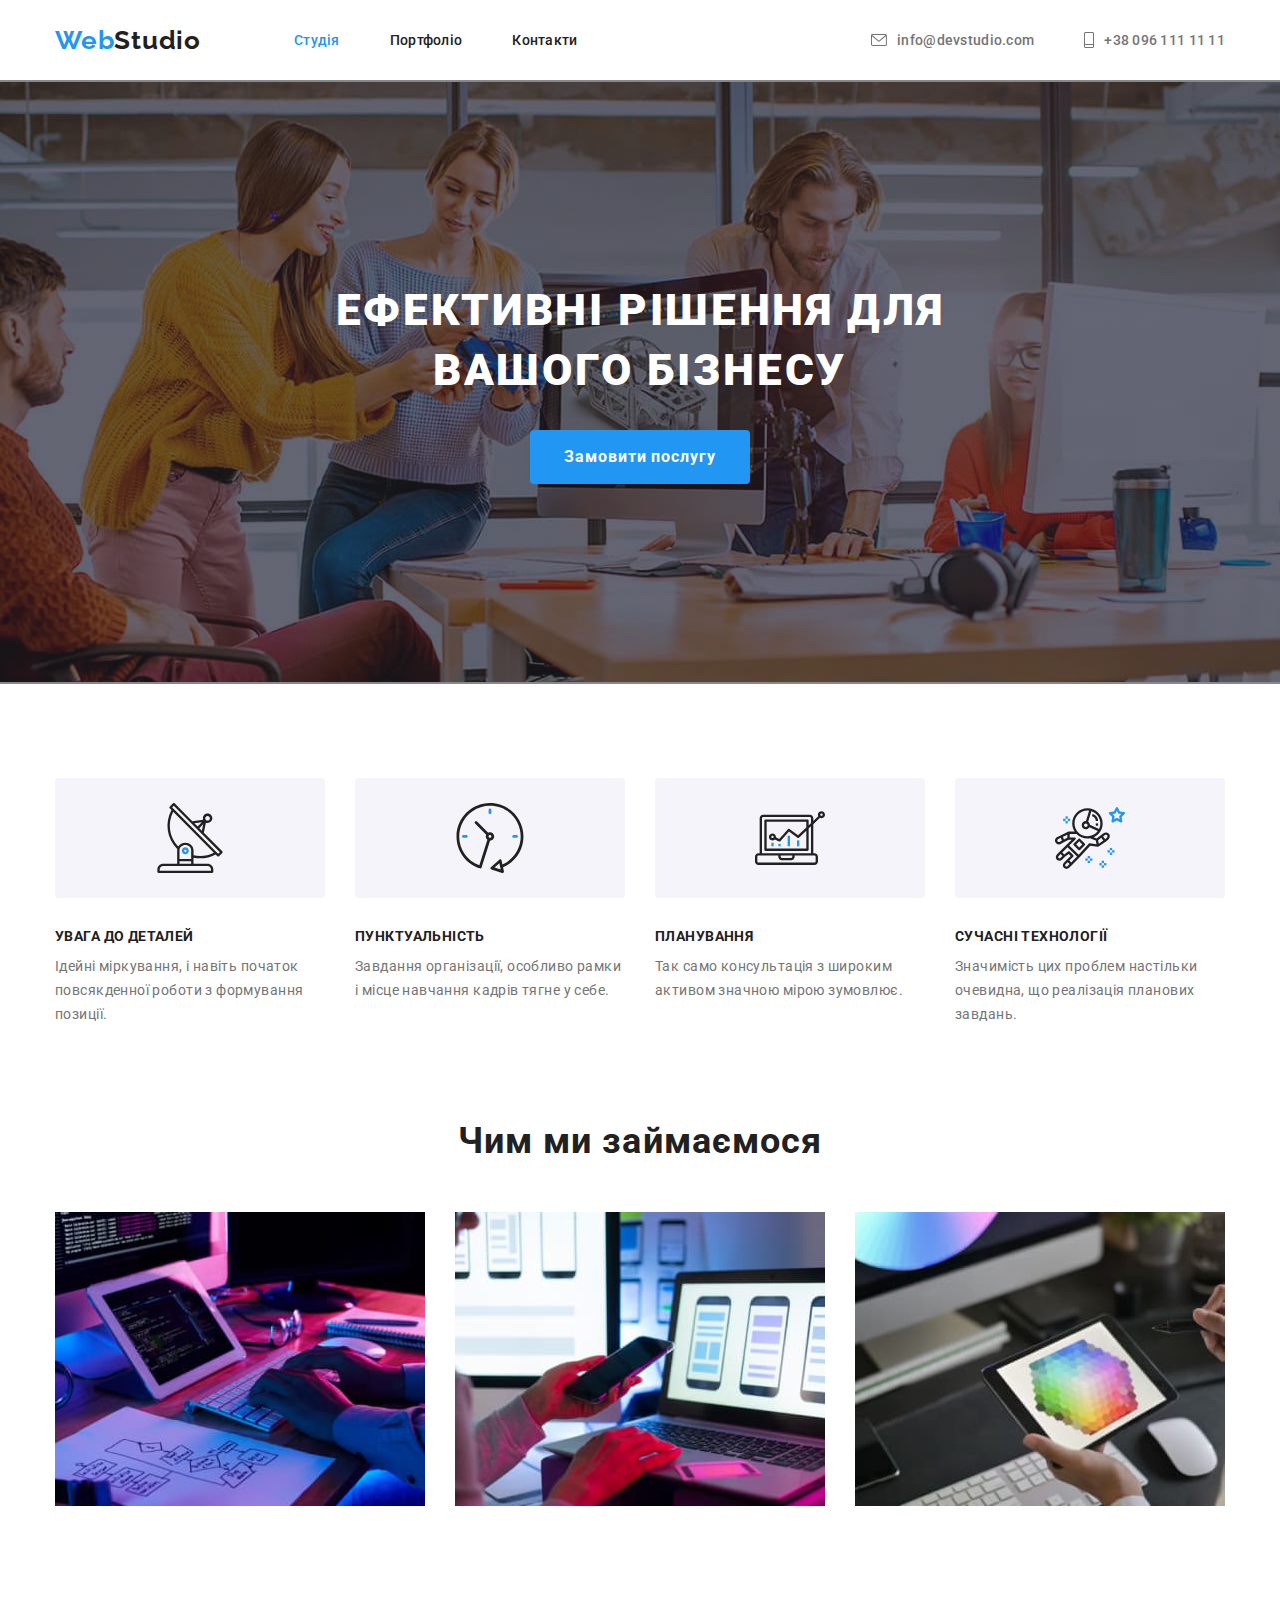
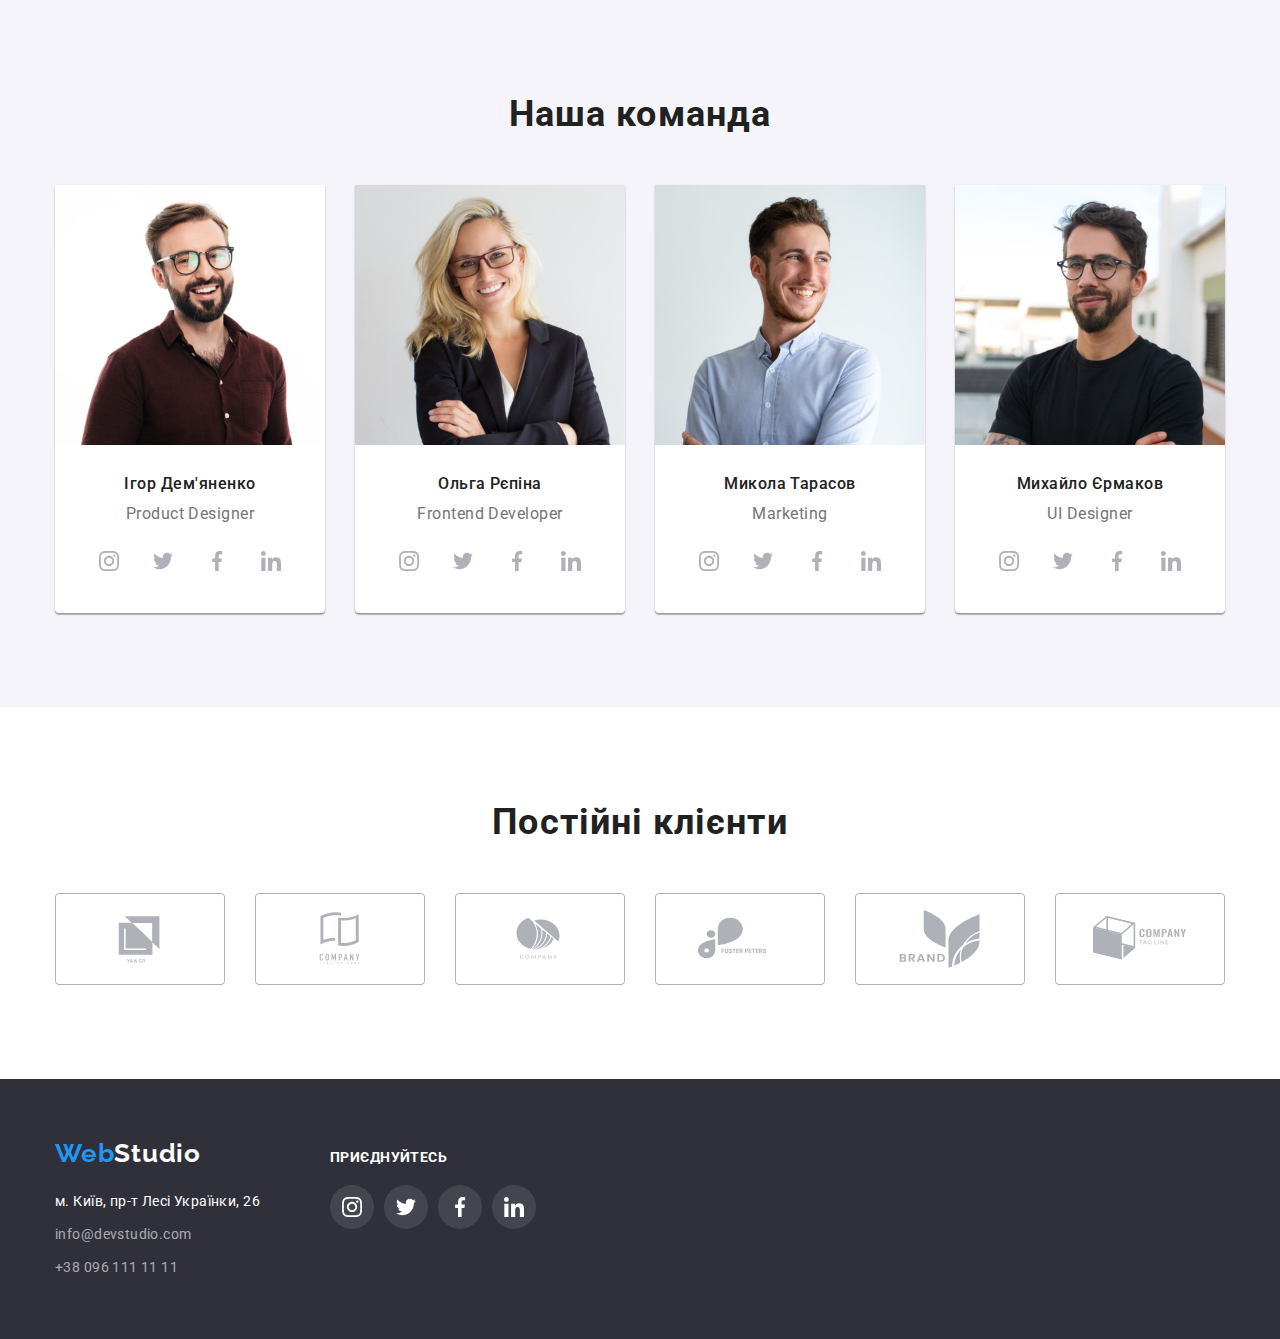
<file: index.html>
<!DOCTYPE html>
<html lang="en">
  <head>
    <meta charset="UTF-8" />
    <meta http-equiv="X-UA-Compatible" content="IE=edge" />
    <meta name="viewport" content="width=device-width, initial-scale=1.0" />
    <title>Web Studio</title>
    <link rel="preconnect" href="https://fonts.googleapis.com" />
    <link rel="preconnect" href="https://fonts.gstatic.com" crossorigin />
    <link
      href="https://fonts.googleapis.com/css2?family=Raleway:wght@700&family=Roboto:wght@400;500;700;900&display=swap"
      rel="stylesheet"
    />
    <link
      rel="stylesheet"
      href="https://cdnjs.cloudflare.com/ajax/libs/modern-normalize/1.1.0/modern-normalize.min.css"
    />
    <link rel="stylesheet" href="./css/styles.css" />
  </head>
  <body>
    <header class="page-header">
      <div class="container flex">
        <a href="" class="logo link"
          ><span class="first-part">Web</span>Studio</a
        >
        <nav class="nav">
          <ul class="nav-list list">
            <li class="site-nav-item">
              <a href="" class="studio-nav-link link">Студія</a>
            </li>
            <li class="site-nav-item">
              <a href="./portfolio.html" class="site-nav-link link"
                >Портфоліо</a
              >
            </li>
            <li class="site-nav-item">
              <a href="" class="site-nav-link link">Контакти</a>
            </li>
          </ul>
        </nav>
        <ul class="auth-nav list">
          <li class="header item">
            <a class="auth-nav-link mail link" href="mailto:info@devstudio.com">
              <svg class="header-icon email" width="16" , height="12">
                <use href="./images/symbol-defs.svg#envelope"></use>
              </svg>
              info@devstudio.com</a
            >
          </li>
          <li class="header item">
            <a class="auth-nav-link phone link" href="tel:+380961111111">
              <svg class="header-icon mobile" width="10" ,height="16">
                <use href="./images/symbol-defs.svg#mobile"></use>
              </svg>
              +38 096 111 11 11</a
            >
          </li>
        </ul>
      </div>
    </header>
    <main>
      <section class="section hero overlay">
        <div class="container">
          <h1 class="hero-name">Ефективні рішення для <br />вашого бізнесу</h1>
          <button class="hero-btn btn" type="button">Замовити послугу</button>
        </div>
      </section>
      <section class="section">
        <div class="container">
          <ul class="benefits list">
            <li class="benefits-item">
              <div class="benefit one"></div>
              <h3 class="benefits-list">Увага до деталей</h3>
              <p class="text">
                Ідейні міркування, і навіть початок повсякденної роботи з
                формування позиції.
              </p>
            </li>
            <li class="benefits-item">
              <div class="benefit two"></div>
              <h3 class="benefits-list">Пунктуальність</h3>
              <p class="text">
                Завдання організації, особливо рамки і місце навчання кадрів
                тягне у себе.
              </p>
            </li>
            <li class="benefits-item">
              <div class="benefit three"></div>
              <h3 class="benefits-list">Планування</h3>
              <p class="text">
                Так само консультація з широким активом значною мірою зумовлює.
              </p>
            </li>
            <li class="benefits-item">
              <div class="benefit four"></div>
              <h3 class="benefits-list">Сучасні технології</h3>
              <p class="text">
                Значимість цих проблем настільки очевидна, що реалізація
                планових завдань.
              </p>
            </li>
          </ul>
        </div>
      </section>
      <section class="section work">
        <div class="container">
          <h2 class="ocupation">Чим ми займаємося</h2>
          <ul class="works list">
            <li class="work-item">
              <img
                class="gallery-items"
                src="./images/desktop.jpg"
                alt="ноутбук "
                width="370"
                height="294"
              />
            </li>
            <li class="work-item">
              <img
                class="gallery-items"
                src="./images/phone.jpg"
                alt="телефон"
                width="370"
                height="294"
              />
            </li>
            <li class="work-item">
              <img
                class="gallery-items"
                src="./images/tablet.jpg"
                alt="планшет"
                width="370"
                height="294"
              />
            </li>
          </ul>
        </div>
      </section>
      <section class="section our-team">
        <div class="container">
          <h2 class="team">Наша команда</h2>
          <ul class="workers list">
            <li class="employees">
              <img
                class="gallery-items"
                src="./images/gallery.jpg"
                alt="Дизайнер"
                width="270"
                height="260"
              />
              <div class="team-workers">
                <h3 class="team-worker">Ігор Дем'яненко</h3>
                <p class="team-position">Product Designer</p>
                <ul class="team-icon">
                  <li class="team-icons list">
                    <a class="team-soc-link" href=""
                      ><svg class="socials-icon" width="20" , height="20">
                        <use href="./images/symbol-defs.svg#instagram"></use>
                      </svg>
                    </a>
                  </li>
                  <li class="team-icons list">
                    <a class="team-soc-link" href=""
                      ><svg class="socials-icon" width="20" , height="20">
                        <use href="./images/symbol-defs.svg#twitter"></use>
                      </svg>
                    </a>
                  </li>
                  <li class="team-icons list">
                    <a class="team-soc-link" href=""
                      ><svg class="socials-icon" width="20" , height="20">
                        <use href="./images/symbol-defs.svg#facebook"></use>
                      </svg>
                    </a>
                  </li>
                  <li class="team-icons list">
                    <a class="team-soc-link" href="">
                      <svg class="socials-icon" width="20" , height="20">
                        <use
                          href="./images/symbol-defs.svg#linkedin"
                        ></use></svg>
                    </a>
                  </li>
                </ul>
              </div>
            </li>
            <li class="employees">
              <img
                class="gallery-items"
                src="./images/gallery1.jpg"
                alt="Розробник"
                width="270"
                height="260"
              />
              <div class="team-workers">
                <h3 class="team-worker">Ольга Рєпіна</h3>
                <p class="team-position">Frontend Developer</p>
                <ul class="team-icon">
                  <li class="team-icons list">
                    <a class="team-soc-link" href="">
                      <svg class="socials-icon" width="20" , height="20">
                        <use href="./images/symbol-defs.svg#instagram"></use>
                      </svg>
                    </a>
                  </li>
                  <li class="team-icons list">
                    <a class="team-soc-link" href=""
                      ><svg class="socials-icon" width="20" , height="20">
                        <use href="./images/symbol-defs.svg#twitter"></use>
                      </svg>
                    </a>
                  </li>
                  <li class="team-icons list">
                    <a class="team-soc-link" href=""
                      ><svg class="socials-icon" width="20" , height="20">
                        <use href="./images/symbol-defs.svg#facebook"></use>
                      </svg>
                    </a>
                  </li>
                  <li class="team-icons list">
                    <a class="team-soc-link" href="">
                      <svg class="socials-icon" width="20" , height="20">
                        <use
                          href="./images/symbol-defs.svg#linkedin"
                        ></use></svg></a>
                  </li>
                </ul>
              </div>
            </li>
            <li class="employees">
              <img
                class="gallery-items"
                src="./images/gallery2.jpg"
                alt="Маркетолог"
                width="270"
                height="260"
              />
              <div class="team-workers">
                <h3 class="team-worker">Микола Тарасов</h3>
                <p class="team-position">Marketing</p>
                <ul class="team-icon">
                  <li class="team-icons list">
                    <a class="team-soc-link" href="">
                      <svg class="socials-icon" width="20" , height="20">
                        <use href="./images/symbol-defs.svg#instagram"></use>
                      </svg>
                    </a>
                  </li>
                  <li class="team-icons list">
                    <a class="team-soc-link" href=""
                      ><svg class="socials-icon" width="20" , height="20">
                        <use href="./images/symbol-defs.svg#twitter"></use>
                      </svg>
                    </a>
                  </li>
                  <li class="team-icons list">
                    <a class="team-soc-link" href=""
                      ><svg class="socials-icon" width="20" , height="20">
                        <use href="./images/symbol-defs.svg#facebook"></use>
                      </svg>
                    </a>
                  </li>
                  <li class="team-icons list">
                    <a class="team-soc-link" href="">
                      <svg class="socials-icon" width="20" , height="20">
                        <use
                          href="./images/symbol-defs.svg#linkedin"
                        ></use></svg></a>
                  </li>
                </ul>
              </div>
            </li>
            <li class="employees">
              <img
                class="gallery-items"
                src="./images/gallery3.jpg"
                alt="Дизайнер"
                width="270"
                height="260"
              />
              <div class="team-workers">
                <h3 class="team-worker">Михайло Єрмаков</h3>
                <p class="team-position">UI Designer</p>
                <ul class="team-icon">
                  <li class="team-icons list">
                    <a class="team-soc-link" href="">
                      <svg class="socials-icon" width="20" , height="20">
                        <use href="./images/symbol-defs.svg#instagram"></use>
                      </svg>
                    </a>
                  </li>
                  <li class="team-icons list">
                    <a class="team-soc-link" href=""
                      ><svg class="socials-icon" width="20" , height="20">
                        <use href="./images/symbol-defs.svg#twitter"></use>
                      </svg>
                    </a>
                  </li>
                  <li class="team-icons list">
                    <a class="team-soc-link" href=""
                      ><svg class="socials-icon" width="20" , height="20">
                        <use href="./images/symbol-defs.svg#facebook"></use>
                      </svg>
                    </a>
                  </li>
                  <li class="team-icons list">
                    <a class="team-soc-link" href="">
                      <svg class="socials-icon" width="20" , height="20">
                        <use
                          href="./images/symbol-defs.svg#linkedin"
                        ></use></svg></a>
                  </li>
                </ul>
              </div>
            </li>
          </ul>
        </div>
      </section>
      <section class="section clients">
        <div class="container customers">
          <h2 class="client">Постійні клієнти</h2>
          <ul class="our-clients">
            <li class="clients-list list">
              <a class="icon-client" href=""
                ><svg class="client-icons" width="106" , height="60">
                  <use href="./images/symbol-defs.svg#Logo1"></use></svg></a>
            </li>
            <li class="clients-list list">
              <a class="icon-client" href=""
                ><svg class="client-icons" width="106" , height="60">
                  <use href="./images/symbol-defs.svg#Logo2"></use></svg></a>
            </li>
            <li class="clients-list list">
              <a class="icon-client" href=""
                ><svg class="client-icons" width="106" , height="60">
                  <use href="./images/symbol-defs.svg#Logo3"></use></svg></a>
            </li>
            <li class="clients-list list">
              <a class="icon-client" href=""
                ><svg class="client-icons" width="106" , height="60">
                  <use href="./images/symbol-defs.svg#Logo4"></use></svg></a>
            </li>
            <li class="clients-list list">
              <a class="icon-client" href=""
                ><svg class="client-icons" width="106" , height="60">
                  <use href="./images/symbol-defs.svg#Logo5"></use></svg></a>
            </li>
            <li class="clients-list list">
              <a class="icon-client" href=""
                ><svg class="client-icons" width="106" , height="60">
                  <use href="./images/symbol-defs.svg#Logo6"></use></svg></a>
            </li>
          </ul>
        </div>
      </section>
    </main>
    <footer class="bottom">
      <div class="container cont-bottom">
        <div class="container-bottom">
          <a href="" class="logo-link link"
            ><span class="one-part">Web</span>Studio</a
          >
          <address class="address-list">
            <ul class="address list">
              <li class="address-item">
                <a
                  class="address-location-link link"
                  href="https://goo.gl/maps/JddRu9CGbKq4Ur218"
                  >м. Київ, пр-т Лесі Українки, 26
                </a>
              </li>
              <li class="address-item">
                <a
                  class="address-nav-link link"
                  href="mailto:info@devstudio.com"
                >
                  info@devstudio.com</a
                >
              </li>
              <li class="address-item">
                <a class="address-nav-link link" href="tel:+380961111111"
                  >+38 096 111 11 11</a
                >
              </li>
            </ul>
          </address>
        </div>
        <div class="invitation">
          <p class="invite">Приєднуйтесь</p>
          <ul class="invitation-link">
            <li class="footer-soc list">
              <a class="footer-soc-link" href=""
                ><svg class="invitation-icon" width="20" height="20">
                  <use href="./images/symbol-defs.svg#instagram"></use>
                </svg>
              </a>
            </li>
            <li class="footer-soc list">
              <a class="footer-soc-link"href=""
                ><svg class="invitation-icon"width="20" height="20">
                  <use href="./images/symbol-defs.svg#twitter"></use>
                </svg>
              </a>
            </li>
            <li class="footer-soc list">
              <a class="footer-soc-link" href=""
                ><svg class="invitation-icon"width="20" height="20">
                  <use href="./images/symbol-defs.svg#facebook"></use>
                </svg>
              </a>
            </li>
            <li class="footer-soc list">
              <a class="footer-soc-link" href=""
                ><svg class="invitation-icon"width="20" height="20">
                  <use href="./images/symbol-defs.svg#linkedin"></use></svg></a>
            </li>
          </ul>
        </div>
      </div>
    </footer>
  </body>
</html>
</file>
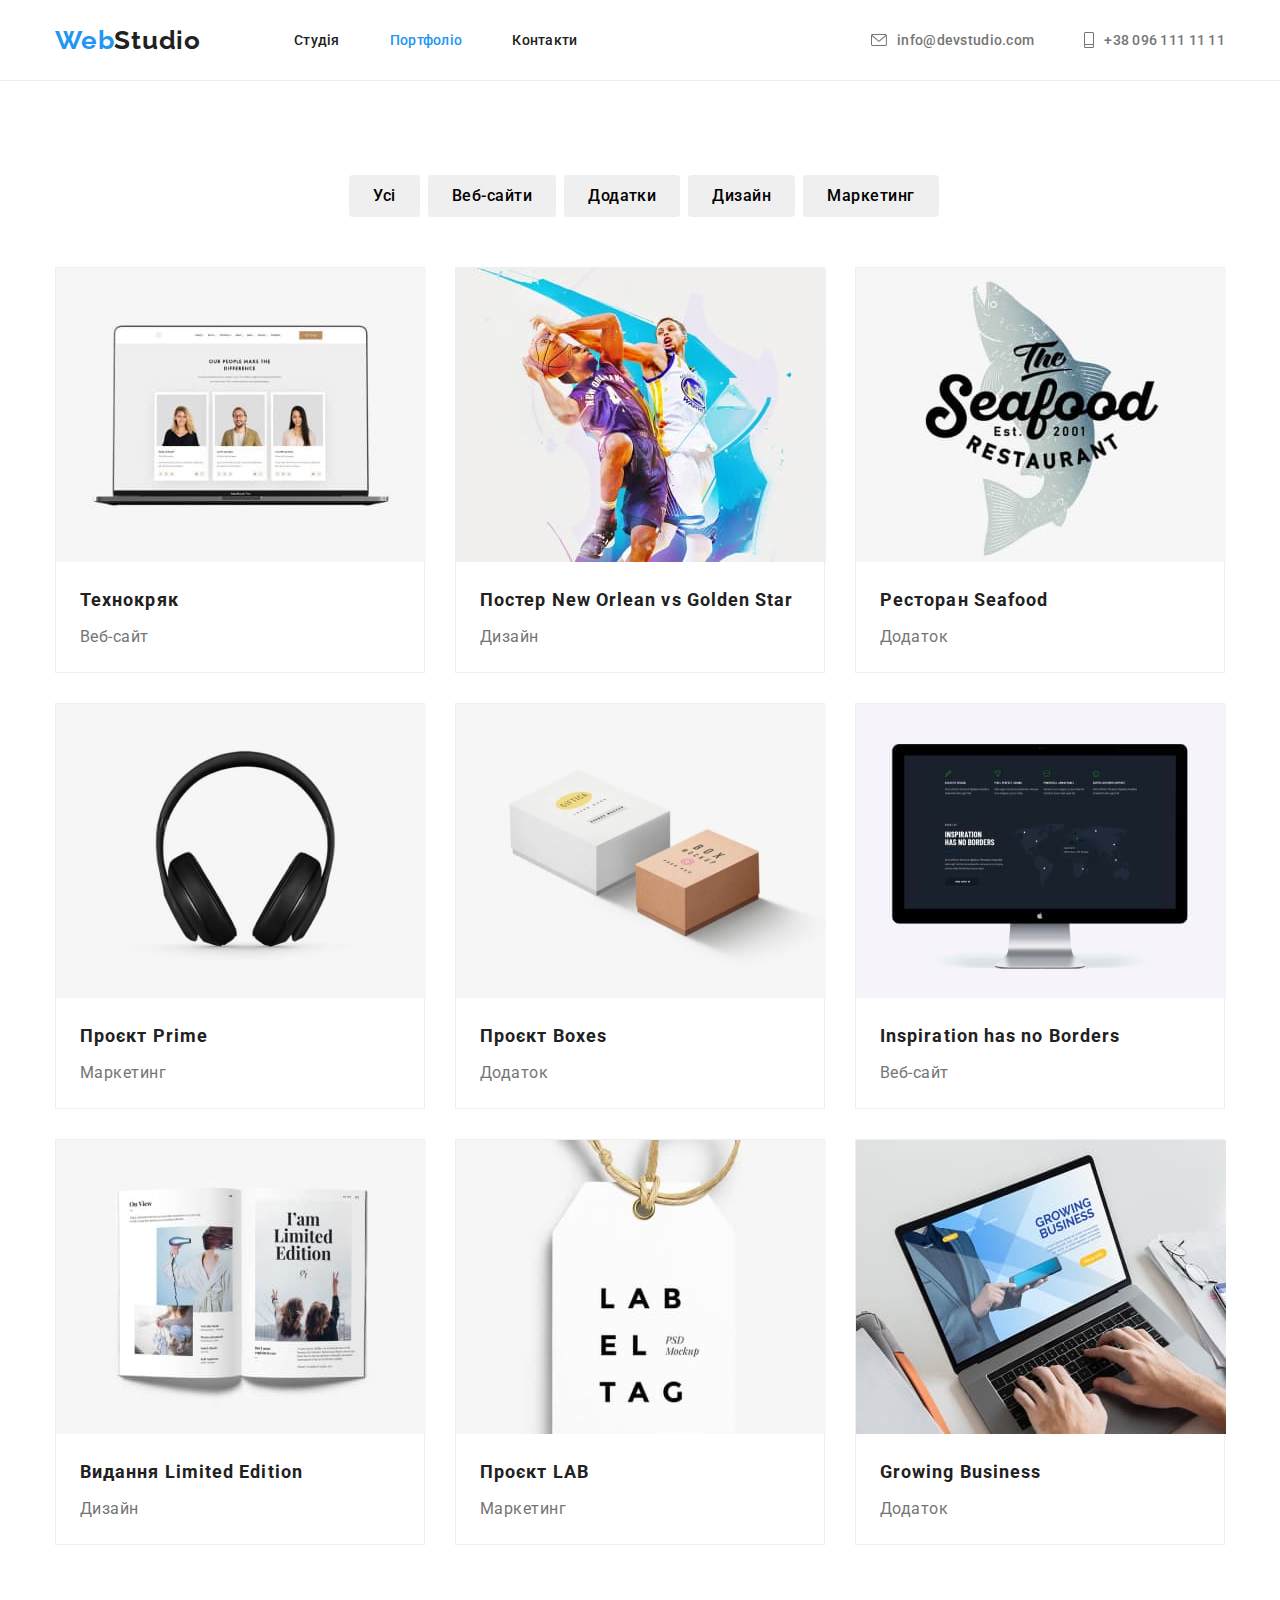
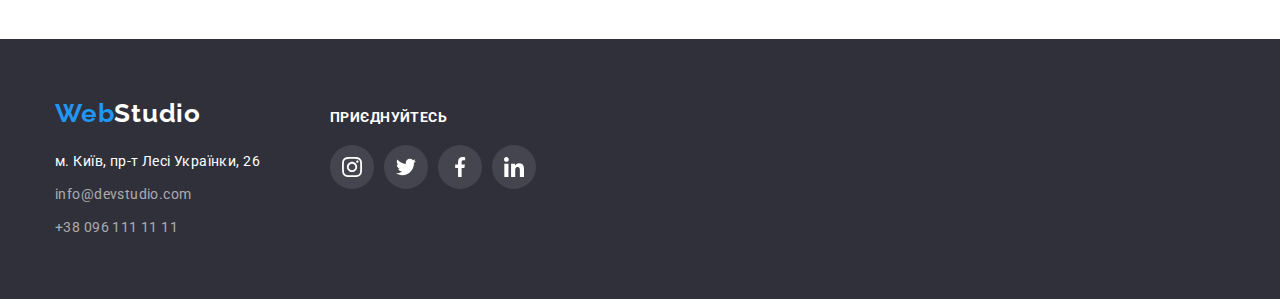
<file: portfolio.html>
<!DOCTYPE html>
<html lang="en">
  <head>
    <meta charset="UTF-8" />
    <meta http-equiv="X-UA-Compatible" content="IE=edge" />
    <meta name="viewport" content="width=device-width, initial-scale=1.0" />
    <title>Портфоліо</title>
    <link rel="preconnect" href="https://fonts.googleapis.com" />
    <link rel="preconnect" href="https://fonts.gstatic.com" crossorigin />
    <link
      href="https://fonts.googleapis.com/css2?family=Raleway:wght@700&family=Roboto:wght@400;500;700;900&display=swap"
      rel="stylesheet"
    />
    <link
      rel="stylesheet"
      href="https://cdnjs.cloudflare.com/ajax/libs/modern-normalize/1.1.0/modern-normalize.min.css"
    />
    <link rel="stylesheet" href="./css/styles.css" />
  </head>
  <body>
    <header class="page">
      <div class="container flex">
        <a href="" class="logo link"
          ><span class="first-part">Web</span>Studio</a
        >
        <nav class="site-nav">
          <ul class="nav-list list">
            <li class="site-nav-item">
              <a href="./index.html" class="site-nav-link link">Студія</a>
            </li>
            <li class="site-nav-item">
              <a href="" class="port-nav-link link">Портфоліо</a>
            </li>
            <li class="site-nav-item">
              <a href="" class="site-nav-link link">Контакти</a>
            </li>
          </ul>
        </nav>
        <ul class="auth-nav list">
          <li class="item">
            <a class="auth-nav-link link" href="mailto:info@devstudio.com">
              <svg class="header-icon email" width="16" , height="12">
                <use href="./images/symbol-defs.svg#envelope"></use></svg>
                info@devstudio.com</a>
          </li>
          <li class="item">
            <a class="auth-nav-link link" href="tel:+380961111111"
              >
              <svg class="header-icon mobile" width="10" ,height="16">
                <use href="./images/symbol-defs.svg#mobile"></use>
              </svg>+38 096 111 11 11</a
            >
          </li>
        </ul>
      </div>
    </header>
    <main>
      <section class="section">
        <div class="container">
          <h1 class="visually-hidden">Портфоліо</h1>
          <ul class="btn-port-list list">
            <li><button class="btn-port style" type="button">Усі</button></li>
            <li><button class="btn-port" type="button">Веб-сайти</button></li>
            <li><button class="btn-port" type="button">Додатки</button></li>
            <li><button class="btn-port" type="button">Дизайн</button></li>
            <li><button class="btn-port" type="button">Маркетинг</button></li>
          </ul>
          <ul class="gallery-list list">
            <li class="gallery-item">
              <a href="" class="projects link">
                <img class="gallery-items"
                  src="./images/project1.jpg"
                  alt="проект1"
                  width="370"
                  height="294"
                />
                <div class="project-desk">
                <h3 class="project-list">Технокряк</h3>
                <p class="project-text">Веб-сайт</p>
                </div>
              </a>
            </li>
            <li class="gallery-item">
              <a href="" class="projects link">
                <img class="gallery-items"
                  src="./images/project2.jpg"
                  alt="проект2"
                  width="370"
                  height="294"
                />
                <div class="project-desk">
                <h3 class="project-list">Постер New Orlean vs Golden Star</h3>
                <p class="project-text">Дизайн</p>
              </div>
              </a>
            </li>
            <li class="gallery-item">
              <a href="" class="projects link">
                <img class="gallery-items"
                  src="./images/project3.jpg"
                  alt="проект3"
                  width="370"
                  height="294"
                />
                <div class="project-desk">
                <h3 class="project-list">Ресторан Seafood</h3>
                <p class="project-text">Додаток</p>
              </div>
              </a>
            </li>
            <li class="gallery-item">
              <a href="" class="projects link">
                <img class="gallery-items"
                  src="./images/project4.jpg"
                  alt="проект4"
                  width="370"
                  height="294"
                />
                <div class="project-desk">
                <h3 class="project-list">Проєкт Prime</h3>
                <p class="project-text">Маркетинг</p>
              </div>
              </a>
            </li>
            <li class="gallery-item">
              <a href="" class="projects link">
                <img class="gallery-items"
                  src="./images/project5.jpg"
                  alt="проект5"
                  width="370"
                  height="294"
                />
                <div class="project-desk">
                <h3 class="project-list">Проєкт Boxes</h3>
                <p class="project-text">Додаток</p>
              </div>
              </a>
            </li>
            <li class="gallery-item">
              <a href="" class="projects link">
                <img class="gallery-items"
                  src="./images/project6.jpg"
                  alt="проект6"
                  width="370"
                  height="294"
                />
                <div class="project-desk">
                <h3 class="project-list">Inspiration has no Borders</h3>
                <p class="project-text">Веб-сайт</p>
              </div>
              </a>
            </li>
            <li class="gallery-item">
              <a href="" class="projects link">
                <img class="gallery-items"
                  src="./images/project7.jpg"
                  alt="проект7"
                  width="370"
                  height="294"
                />
                <div class="project-desk">
                <h3 class="project-list">Видання Limited Edition</h3>
                <p class="project-text">Дизайн</p>
                </div>
              </a>
            </li>
            <li class="gallery-item">
              <a href="" class="projects link">
                <img class="gallery-items"
                  src="./images/project8.jpg"
                  alt="проект8"
                  width="370"
                  height="294"
                />
                <div class="project-desk">
                <h3 class="project-list">Проєкт LAB</h3>
                <p class="project-text">Маркетинг</p>
              </div>
              </a>
            </li>
            <li class="gallery-item"> 
              <a href="" class="projects link">
                <img class="gallery-items"
                  src="./images/project9.jpg"
                  alt="проект9"
                  width="370"
                  height="294"
                />
                <div class="project-desk">
                <h3 class="project-list">Growing Business</h3>
                <p class="project-text">Додаток</p>
              </div>
              </a>
            </li>
          </ul>
        </div>
      </section>
    </main>
    <footer class="bottom">
      <div class="container cont-bottom">
        <div class="container-bottom">
          <a href="" class="logo-link link"
            ><span class="one-part">Web</span>Studio</a
          >
          <address class="address-list">
            <ul class="address list">
              <li class="address-item">
                <a
                  class="address-location-link link"
                  href="https://goo.gl/maps/JddRu9CGbKq4Ur218"
                  >м. Київ, пр-т Лесі Українки, 26
                </a>
              </li>
              <li class="address-item">
                <a
                  class="address-nav-link link"
                  href="mailto:info@devstudio.com"
                >
                  info@devstudio.com</a
                >
              </li>
              <li class="address-item">
                <a class="address-nav-link link" href="tel:+380961111111"
                  >+38 096 111 11 11</a
                >
              </li>
            </ul>
          </address>
        </div>
        <div class="invitation">
          <p class="invite">Приєднуйтесь</p>
          <ul class="invitation-link">
            <li class="footer-soc list">
              <a class="footer-soc-link" href=""
                ><svg class="invitation-icon" width="20" height="20">
                  <use href="./images/symbol-defs.svg#instagram"></use>
                </svg>
              </a>
            </li>
            <li class="footer-soc list">
              <a class="footer-soc-link"href=""
                ><svg class="invitation-icon"width="20" height="20">
                  <use href="./images/symbol-defs.svg#twitter"></use>
                </svg>
              </a>
            </li>
            <li class="footer-soc list">
              <a class="footer-soc-link" href=""
                ><svg class="invitation-icon"width="20" height="20">
                  <use href="./images/symbol-defs.svg#facebook"></use>
                </svg>
              </a>
            </li>
            <li class="footer-soc list">
              <a class="footer-soc-link" href=""
                ><svg class="invitation-icon"width="20" height="20">
                  <use href="./images/symbol-defs.svg#linkedin"></use></svg></a>
            </li>
          </ul>
        </div>
      </div>
    </footer>
  </body>
</html>
</file>
<file: css/styles.css>
:root {
    --second-font: 'Raleway', sans-serif;
    --accent-color: #2196F3;
    --main-color: #212121;
    --second-color: #757575;
    --third-color: #FFFFFF;
    --fourth-color: rgba(255, 255, 255, 0.6);
}

body {
    font-family: 'Roboto', sans-serif;
    color: var(--main-color);
margin: 0;
}


/* Container */
.container {
    width: 1200px;
    margin:0 auto;
    padding-left: 15px;
    padding-right: 15px;
}

h1,
h2,
h3,
h4,
h5,
h6,
p,
ul {
    margin-top: 0;
    margin-bottom: 0;
}

/* Утиліти */
.list {
    padding: 0;
    margin: 0;
    list-style: none;
}

.link {
    text-decoration: none;
}

/* Flex */
.flex {
    display: flex;
    align-items: center;
}

/* Logo */
.logo {
    padding-top: 24px;
    padding-bottom: 24px;
    font-family: var(--second-font);
    font-style: normal;
    font-weight: 700;
    font-size: 26px;
    line-height: calc(31/26);
    letter-spacing: 0.03em;
    color: var(--main-color);
}



.first-part {
    color: var(--accent-color);
}

/* Site nav */

.site-nav {
    display: flex;
    font-weight: 500;
    font-size: 14px;
    line-height: 1, 14;
    letter-spacing: 0.02em;
}

.site-nav-item:last-child {
    margin-right: 0;
}

.nav-list .site-nav-item+.site-nav-item {
    margin-left: 50px;
}

.nav-list {
    display: flex;
    margin-left: 93px;
}

.studio-nav-link {
    display: block;
    padding-top: 32px;
    padding-bottom: 32px;
    color: var(--accent-color);
    font-weight: 500;
    font-size: 14px;
    line-height: calc(16/14);
    letter-spacing: 0.02em;
}

.site-nav-link {
    display: block;
    padding-top: 32px;
    padding-bottom: 32px;
    font-weight: 500;
    font-size: 14px;
    line-height: calc(16/14);
    letter-spacing: 0.02em;
    color: var(--main-color);

}

.site-nav-link:hover,
.site-nav-link:focus {
    color: var(--accent-color);
}

/* Auth nav */


.auth-nav {
    display: flex;
    margin-left: auto;
}

.auth-nav .item+.item {
    margin-left: 50px;
}

.header-icon{
    fill: currentColor;
}
.email{
width: 16px;
height: 12px;
}

.mobile{
    width: 10px;
    height: 16px;


}
.auth-nav-link {

    color: var(--second-color);
    font-weight: 500;
    font-size: 14px;
    line-height: calc(16/14);
    letter-spacing: 0.02em;
    display: flex;
    justify-content: center;
    align-items: center;
    gap: 10px;
}

.auth-nav-link:hover,
.auth-nav-link:focus {
    color: var(--accent-color);
}

.section {
    padding-top: 94px;
    padding-bottom: 94px;
    max-width: 1600px;
    margin: 0 auto;

}

/* Hero */
.hero {
    max-width: 1600 px;
    padding-top: 200px;
    padding-bottom: 200px;
    margin-top: 0;
    /* background: rgba(47, 48, 58, 0.4); */
    font-weight: 900;
    font-size: 44px;
    line-height: calc(60/44);
    text-align: center;
    letter-spacing: 0.06em;
    text-transform: uppercase;
    color: var(--third-color);
}

.overlay {
    max-width: 1600 px;
    height: 600;
    margin-left: auto;
    margin-right: auto;
    background-image: linear-gradient(to right, rgba(47, 48, 58, 0.4), rgba(47, 48, 58, 0.4)), url('../images/background-image.jpg');
    background-size: auto;
    background-position: center;
    background-color: #c4c4c4;;
    background-repeat: no-repeat;
}

.hero-name {
    font-weight: 900;
    font-size: 44px;
    line-height: calc(60/44);
    text-align: center;
    letter-spacing: 0.06em;
    text-transform: uppercase;
    color: var(--third-color);
}

.hero-btn {
    border-radius: 4px;
    padding: 10px 32px;
    margin-top: 30px;
    min-width: 216px;
    text-align: center;
    font-family: inherit;
    font-style: normal;
    background-color: var(--accent-color);
    color: var(--third-color);
    font-weight: 700;
    font-size: 16px;
    line-height: 1.88;
    letter-spacing: 0.06em;
    cursor: pointer;
    border-color: transparent;
}

.hero-btn:hover,
.hero-btn:focus {
    background-color: #188CE8;
}

/* Benefits */

.benefit {
    width: 270px;
    height: 120px;
    background-color: #F5F4FA;
    border-radius: 4px;
    margin-bottom: 30px;
    display: flex;
    text-align: center;
    justify-content: center;
}

.one {
    background-image: url(../images/icons/antenna.svg);
    background-repeat: no-repeat;
    background-position: 50% 50%;
}

.two {
    background-image: url(../images/icons/clock.svg);
    background-repeat: no-repeat;
    background-position: 50% 50%;
}

.three {
    background-image: url(../images/icons/diagram.svg);
    background-repeat: no-repeat;
    background-position: 50% 50%;
}

.four {
    background-image: url(../images/icons/astronaut.svg);
    background-repeat: no-repeat;
    background-position: 50% 50%;
}

.benefits {
    display: flex;
    justify-content: space-between;
}

.benefits-item {
    padding: 0;
    margin: 0;
    display: list-item;
    text-align: -webkit-match-parent;
}

.benefits-list {
    margin-bottom: 10px;
    font-weight: 700;
    font-size: 14px;
    line-height: calc(16/14);
    letter-spacing: 0.03em;
    text-transform: uppercase;
    color: var(--main-color);

}

.text {
    width: 270px;
    color: var(--second-color);
    font-size: 14px;
    line-height: calc(24/14);
    letter-spacing: 0.03em;

}

/* Ocupation */
.work {
    padding-top: 0;
}

.works {
    display: flex;
    justify-content: space-between;
}

.work-item {
    padding: 0;
    margin: 0;
}

.ocupation {
    margin-bottom: 50px;
    font-weight: 700;
    font-size: 36px;
    line-height: calc(42/36);
    text-align: center;
    letter-spacing: 0.03em;
    color: var(--main-color);
}


/* Team */
.our-team {
    background-color: #F5F4FA;

}

.team {
    margin-bottom: 50px;
    font-weight: 700;
    font-size: 36px;
    line-height: calc(42, 19/36);
    text-align: center;
    letter-spacing: 0.03em;
    color: var(--main-color);
}

.workers {
    display: flex;
    margin: 0;
    padding: 0;
    justify-content: space-between;
}

.employees {
    background: #FFFFFF;
    box-shadow: 0px 1px 3px rgba(0, 0, 0, 0.12), 0px 1px 1px rgba(0, 0, 0, 0.14), 0px 2px 1px rgba(0, 0, 0, 0.2);
    border-radius: 0px 0px 4px 4px;
}
.employees:not(:last-child) {
    margin-right: 30px;
}
.team-workers {
    padding-top: 30px;
    padding-bottom: 30px;
}

.team-worker {

    margin-bottom: 10px;
    font-weight: 500;
    font-size: 16px;
    line-height: calc(18, 75/16);
    text-align: center;
    letter-spacing: 0.03em;
    color: var(--main-color);
    background-color: var(--third-color);
}


.team-position {

    font-size: 16px;
    line-height: calc(19/16);
    text-align: center;
    letter-spacing: 0.03em;
    color: var(--second-color);
    background-color: var(--third-color);
    margin-bottom: 16px;
}

.team-icon {
    display: flex;
    justify-content: center;
    gap: 10px;
    padding-left: 0;

}

.team-icons {
    width: 44px;
    height: 44px;
    border-radius: 50%;
    background-color: #ffffff;
    display: flex;
    align-items: center;
    justify-content: center;
}

.team-icons:hover, .team-icons:focus{
    background-color: #2196F3;
    border-radius: 50%; 
}

.team-soc-link{
    width: 44px;
    height: 44px;
    border-radius: 50%;
    display: flex;
    align-items: center;
    justify-content: center;
}
.team-soc-link:hover .socials-icon,
.team-soc-link:focus .socials-icon{
    fill: #ffffff;
}
.socials-icon {
    border: 0;
    width: 20px;
    height: 20 px;
    fill: #AFB1B8;
}

.team-soc-link:focus{
    background-color: #2196F3;
}

.client {
    font-weight: 700;
    font-size: 36px;
    line-height: calc(42/36);
    text-align: center;
    letter-spacing: 0.03em;
    color: var(--main-color);
    margin-bottom: 50px;

}

.our-clients {
    display: flex;
    padding: 0;


}

.clients-list {
    width: 170px;
    height: 92px;
    border: 1px solid #AFB1B8;
    border-radius: 4px;
    margin-right: 30px;
    display: flex;
    justify-content: center;
    align-items: center;
}

.clients-list:last-child {
    margin-right: 0;
}
.clients-list:hover, .clients-list:focus{
    border:1px solid #2196F3;
    border-radius: 4px;
}

.icon-client{
    width: 170px;
    height: 92px;
    display: flex;
    justify-content: center;
    align-items: center;
}
.client-icons{
    fill: #AFB1B8;
}
.icon-client:hover .client-icons,
.icon-client:focus .client-icons  {
    fill: #2196F3;
}
/* Footer */
.bottom {
    padding-top: 60px;
    padding-bottom: 60px;
    background-color: #2F303A;
    display: flex;
    align-items: baseline;
    max-width: 1600px;
    margin: 0 auto;
}

.cont-bottom {
    margin: 0 auto;
    display: flex;
    gap: 70px;
    align-items: baseline;
}



.logo-link {
    margin-bottom: 20px;
    font-family: var(--second-font);
    font-style: normal;
    font-weight: 700;
    font-size: 26px;
    line-height: 1, 19;
    letter-spacing: 0.03em;
    color: var(--third-color);
}


.one-part {
    color: var(--accent-color);
}

.address {
    margin-top: 20px;
    font-family: 'Roboto';
    font-style: normal;
    font-weight: 400;
    font-size: 14px;
    line-height: 1, 71;
    letter-spacing: 0.03em;
}

.address-item {
    margin-top: 9px;
}

.address-list {
    font-family: 'Roboto';
    font-style: normal;
    font-weight: 400;
    font-size: 14px;
    line-height: 1, 71;
    letter-spacing: 0.03em;
}

.address-location-link {
    color: var(--third-color);
    font-weight: 400;
    font-size: 14px;
    line-height: calc(24/14);
    letter-spacing: 0.03em;

}

.address-location-link:hover,
.address-location-link:focus {
    color: var(--accent-color);
}

.address-nav-link {
    color: var(--fourth-color);
    cursor: pointer;
    font-size: 14px;
    line-height: calc(24/14);
    letter-spacing: 0.03em;

}


.address-nav-link:hover,
.address-nav-link:focus {
    color: var(--accent-color);
}

.invite {
    font-family: 'Roboto';
    font-weight: 700;
    font-size: 14px;
    line-height: calc(16/14);
    letter-spacing: 0.03em;
    text-transform: uppercase;
    color: #FFFFFF;
    margin-bottom: 20px;
}

.invitation-link {
    display: flex;
    justify-content: center;
    gap: 10px;
    padding-left: 0;

}

.invitation-icon {
    fill: #FFFFFF;
}

.invitation-icon:hover{
background-color: #2196F3;
}

/* .footer-soc{ */

.footer-soc-link{
    width: 44px;
    height: 44px;
    border-radius: 50%;
    background: rgba(255, 255, 255, 0.1);
    display: flex;
    align-items: center;
    justify-content: center;
}
.footer-soc-link:hover, .footer-soc-link:focus{
    background-color: #2196F3;
}
/* Портфоліо */
.page {
    border-bottom: 1px solid #ECECEC;
}

.port-nav-link {
    display: block;
    padding-top: 32px;
    padding-bottom: 32px;
    color: var(--accent-color);
    font-weight: 500;
    font-size: 14px;
    line-height: calc(16/14);
    letter-spacing: 0.02em;
}

.btn-port-list {
    display: flex;
    justify-content: center;
    margin-bottom: 50px;
}

.style {
    padding: 6px 25px;
}

.btn-port {
    margin-left: 8px;
    padding: 6px 22px;
    border-radius: 4px;
    font-weight: 500;
    font-size: 16px;
    line-height: calc(26/16);
    letter-spacing: 0.03em;
    border-color: transparent;
    cursor: pointer;
}

.btn-port:hover,
.btn-port:focus {
    background-color: var(--accent-color);
    color: var(--third-color);
    box-shadow: 0px 3px 1px rgba(0, 0, 0, 0.1), 0px 1px 2px rgba(0, 0, 0, 0.08), 0px 2px 2px rgba(0, 0, 0, 0.12);
}

.visually-hidden {
    position: absolute;
    width: 1px;
    height: 1px;
    margin: -1px;
    border: 0;
    padding: 0;

    white-space: nowrap;
    clip-path: inset(100%);
    clip: rect(0 0 0 0);
    overflow: hidden;
}

.gallery-items {
    display: block;
}

.gallery-list {
    display: flex;
    flex-wrap: wrap;
    gap: 30px;
    width: 1200px;
}

.gallery-item {
    width: 370px;
    background: #FFFFFF;
    border: 1px solid #EEEEEE;
}

.gallery-item:hover {
    box-shadow: 0px 1px 1px rgba(0, 0, 0, 0.12), 0px 4px 4px rgba(0, 0, 0, 0.06), 1px 4px 6px rgba(0, 0, 0, 0.16);
}

.gallery-list:nth-child(3n) {
    margin-right: 0;
}

.project-desk {
    padding: 20px 24px;
}

.project-list {
    margin-bottom: 4px;
    font-weight: 700;
    font-size: 18px;
    line-height: calc(36/18);
    letter-spacing: 0.06em;
    color: var(--main-color)
}

.project-text {
    font-size: 16px;
    line-height: calc(30/16);
    letter-spacing: 0.03em;
    color: var(--second-color);
}
</file>
